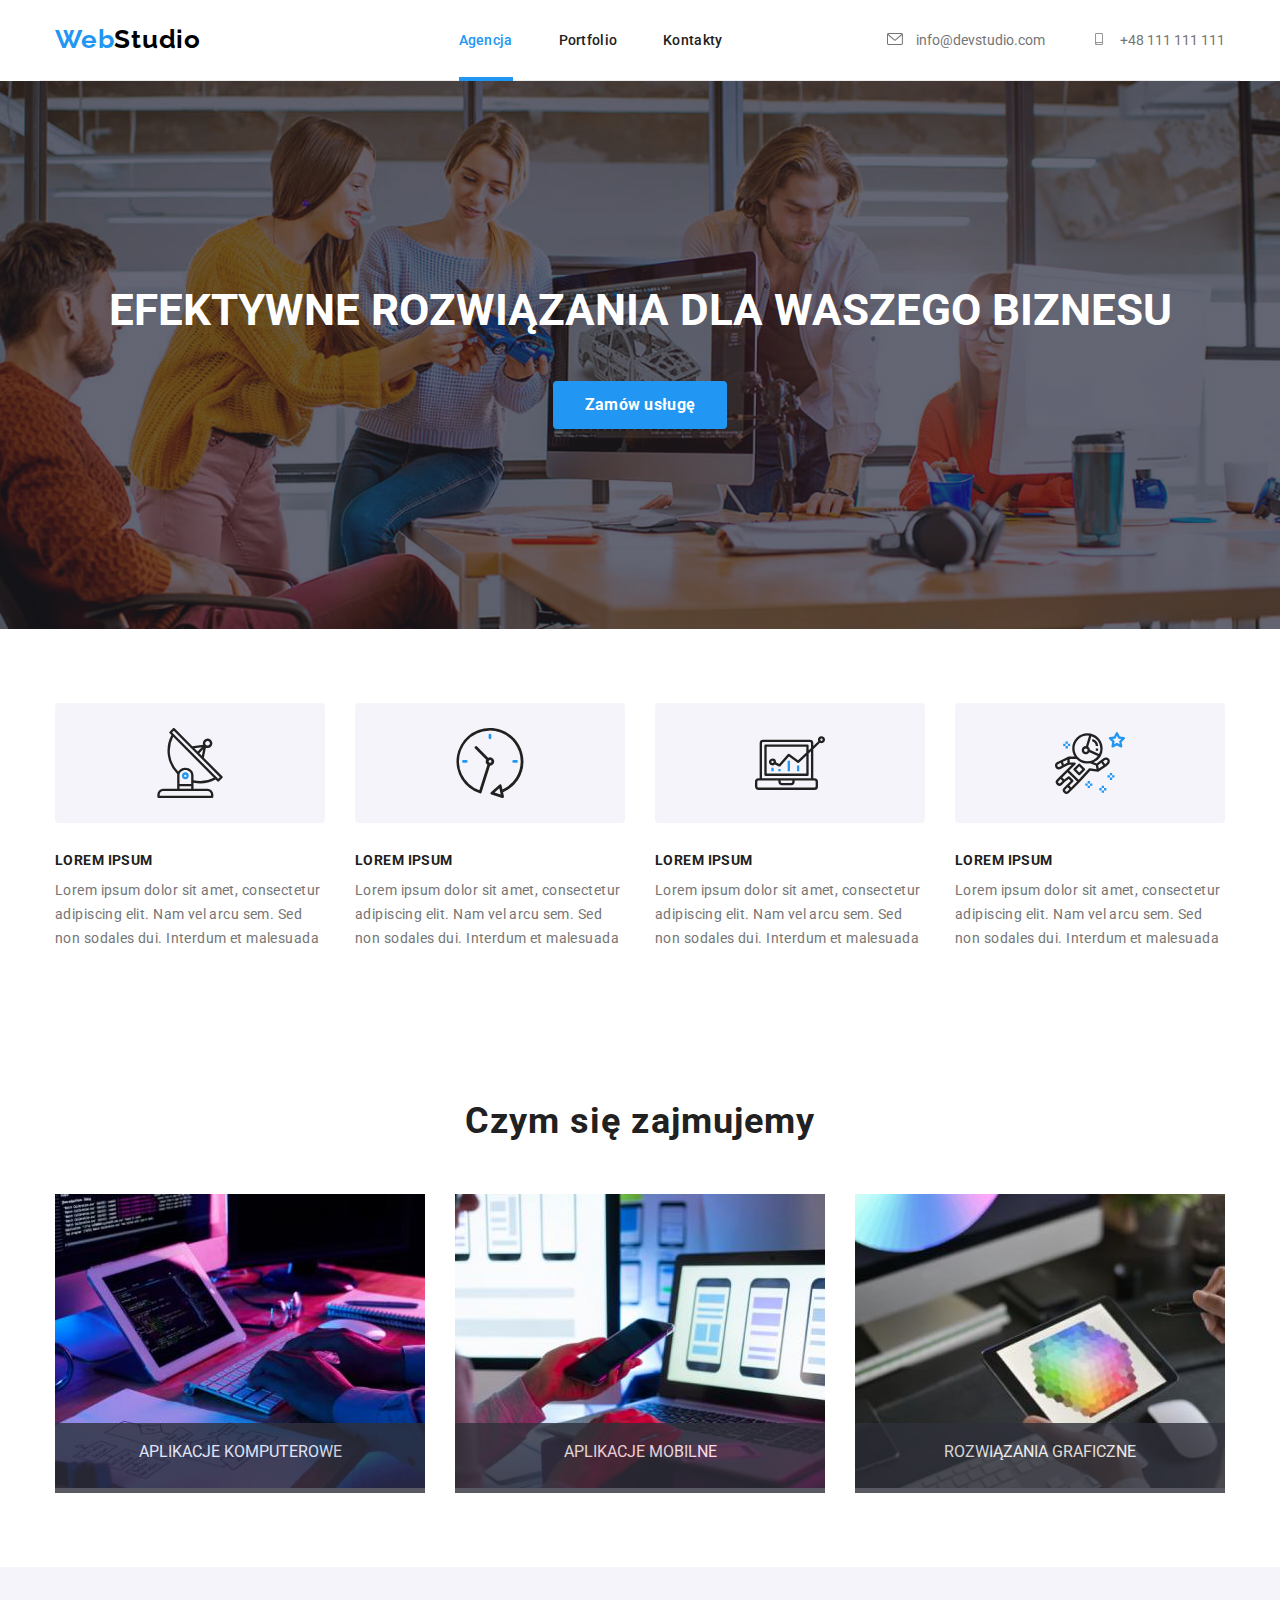
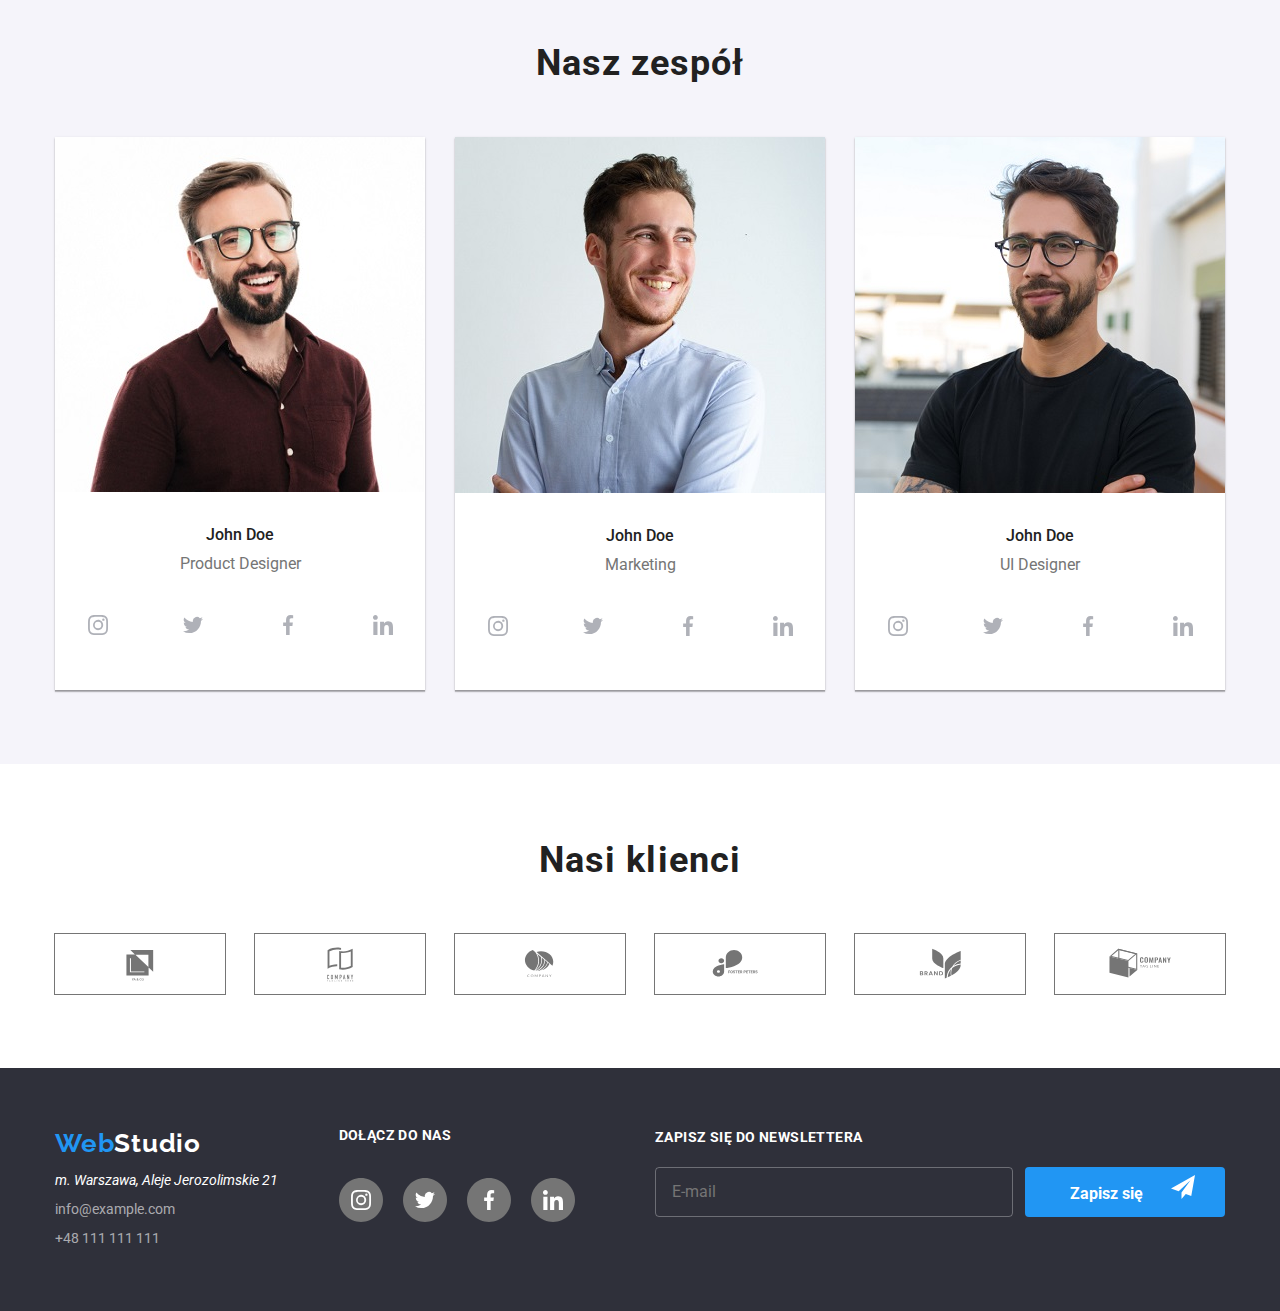
<file: index.html>
<!DOCTYPE html>
<html lang="pl">
<head>
    <meta charset="UTF-8">
    <meta http-equiv="X-UA-Compatible" content="IE=edge">
    <meta name="viewport" content="width=device-width, initial-scale=1.0">
    <link rel="stylesheet" href="css/modern-normalize.css">
    
	<link rel="stylesheet" href="css/main.min.css">

    <link rel="preconnect" href="https://fonts.googleapis.com">
    <link rel="preconnect" href="https://fonts.gstatic.com" crossorigin>
    <link href="https://fonts.googleapis.com/css2?family=Raleway:wght@700&amp;family=Roboto:wght@400;500;700;900&amp;display=swap" rel="stylesheet">
	<title>Studio</title>
</head>
<body>
        
        
        <!-- **************************************header ************************** -->

		<header class="header container">


			<div class="header__Logo" > 

				<a href="index.html">
					<span class="logo-part1">Web</span>
					<span class="logo-part2">Studio</span>
				</a>
			</div>
   
			<nav class="header__nav">
				<ul class="header__nav-list">
					
					<li class="header__nav-item">
						<a class="header__nav-link marked" href="#" >Agencja</a>
					</li>
					<li class="header__nav-item">
						<a class="header__nav-link" href="portfolio.html" >Portfolio</a></li>
					<li header__nav-item>
						<a class="header__nav-link" href="#" >Kontakty</a>
					</li>
				</ul>
			 
		    </nav>
		 
				 
		 <!-- ************************************** -->
		 
			
				 
			<ul class="header__contact">
						
				<li>
					<a class="header__contact-link" href="mailto:info@devstudio.com" >
						<svg class="header__contact-icon">
							<use xlink:href="images/icons.svg#icon-envelope"></use>
						</svg>
						info@devstudio.com
					</a>
				</li>
				
				<li>
					<a class="header__contact-link" href="tel:+48111111111">
						<svg class="header__contact-icon">
							<use xlink:href="images/icons.svg#icon-smartphone"></use>
						</svg>
						+48 111 111 111
					</a>
				</li>
			</ul>
			

			
			
		</header>
				
						




			

     
	
	<!-- **************************************  głowna    ************************** -->	
		 	<main>
			
				<div class="banner">

				

					<h1 class="banner__title">Efektywne rozwiązania dla waszego biznesu</h1>
					
					<div > 
					
						<button  class="button banner__button" type="button" data-modal-open>Zamów usługę</button>
						
					</div>

					
				
			</div> 
				
				
					<section class="section">

						<div class="container lorem__wrapper">
							<div class="lorem">

								<svg class="lorem__icon">
									<use xlink:href="images/icons.svg#icon-Group-1"></use>
								</svg>
								<h3 class="lorem__title">LOREM IPSUM</h3>
								<p class="lorem__paragraph">Lorem ipsum dolor sit amet, consectetur adipiscing elit. Nam vel arcu sem. Sed non sodales dui. Interdum et malesuada</p>
							</div>

							<div class="lorem">

								<svg class="lorem__icon">
									<use xlink:href="images/icons.svg#icon-Group-2"></use>
								</svg>
								<h3 class="lorem__title">LOREM IPSUM</h3>
								<p class="lorem__paragraph">Lorem ipsum dolor sit amet, consectetur adipiscing elit. Nam vel arcu sem. Sed non sodales dui. Interdum et malesuada</p>
							</div>

							<div class="lorem">

								<svg class="lorem__icon">
									<use xlink:href="images/icons.svg#icon-Group-3"></use>
								</svg>
								<h3 class="lorem__title">LOREM IPSUM</h3>
								<p class="lorem__paragraph">Lorem ipsum dolor sit amet, consectetur adipiscing elit. Nam vel arcu sem. Sed non sodales dui. Interdum et malesuada</p>
							</div>

							<div class="lorem">

								<svg class="lorem__icon">
									<use xlink:href="images/icons.svg#icon-Group-4"></use>
								</svg>
								<h3 class="lorem__title">LOREM IPSUM</h3>
								<p class="lorem__paragraph">Lorem ipsum dolor sit amet, consectetur adipiscing elit. Nam vel arcu sem. Sed non sodales dui. Interdum et malesuada</p>
							</div>
						
						</div>	
					</section>
						
						
					
					
								
						<section class="section container">
						
							
									<h2 class="title">Czym się zajmujemy</h2>
									<div class="card-wrapper">
								
					
										<div class="target-card">
												<img class="target-card__image" src="images/praca.jpg" width="370" height="294" alt="Praca przy biurku">
												<div class="target-card__text-block">
													<p class="target-card__paragraph">APLIKACJE KOMPUTEROWE</p>
												</div>
										</div>

										<div class="target-card">
											<img class="target-card__image" src="images/imgg.jpg" width="370" height="294" alt="Praca z telefonem">
											<div class="target-card__text-block">
												<p class="target-card__paragraph">APLIKACJE MOBILNE</p>
											</div>
										</div>
										
										<div class="target-card">
											<img src="images/tablet.jpg" width="370" height="294" alt="Praca z tabletem">
											<div class="target-card__text-block">
												<p class="target-card__paragraph">ROZWIĄZANIA GRAFICZNE</p>
											</div>
										</div>
											
										
									</div>
							
						</section>
					
						

					
						
						<section class="section team" >
						
							<h2 class="title">Nasz zespół</h2>

								<div class="container team-cards-wrapper">
											
									<div class="team-frame">
										<img class="team-frame__image" src="images/bordo.jpg"  alt="Pan w bordowej koszuli">
										<h3 class="team-frame__name">John Doe</h3>
										<p class="team-frame__work">Product Designer</p>
										<div class ="team-frame__icons-group">
											<svg class="team-cards__icon">
												<use xlink:href="images/icons.svg#icon-Ellipse1"></use>
											</svg>
											<svg class="team-cards__icon">
												<use xlink:href="images/icons.svg#icon-Ellipse2"></use>
											</svg>
											<svg class="team-cards__icon">
												<use xlink:href="images/icons.svg#icon-Ellipse3"></use>
											</svg>
											<svg class="team-cards__icon">
												<use xlink:href="images/icons.svg#icon-Ellipse4"></use>
											</svg>
										</div>
									
									</div>

									<div class="team-frame">
										<img class="team-frame__image" src="images/biala.jpg"  alt="Pan w bialej koszuli">
										<h3 class="team-frame__name">John Doe</h3>
										<p class="team-frame__work">Marketing</p>
										<div class ="team-frame__icons-group">
											<svg class="team-cards__icon">
												<use xlink:href="images/icons.svg#icon-Ellipse1"></use>
											</svg>
											<svg class="team-cards__icon">
												<use xlink:href="images/icons.svg#icon-Ellipse2"></use>
											</svg>
											<svg class="team-cards__icon">
												<use xlink:href="images/icons.svg#icon-Ellipse3"></use>
											</svg>
											<svg class="team-cards__icon">
												<use xlink:href="images/icons.svg#icon-Ellipse4"></use>
											</svg>
										</div>
									
									</div>


									<div class="team-frame">
										<img class="team-frame__image" src="images/img.jpg" alt="Pan w czarnej koszulce">
										<h3 class="team-frame__name">John Doe</h3>
										<p class="team-frame__work">UI Designer</p>
										<div class ="team-frame__icons-group">
											<svg class="team-cards__icon">
												<use xlink:href="images/icons.svg#icon-Ellipse1"></use>
											</svg>
											<svg class="team-cards__icon">
												<use xlink:href="images/icons.svg#icon-Ellipse2"></use>
											</svg>
											<svg class="team-cards__icon">
												<use xlink:href="images/icons.svg#icon-Ellipse3"></use>
											</svg>
											<svg class="team-cards__icon">
												<use xlink:href="images/icons.svg#icon-Ellipse4"></use>
											</svg>
										</div>
									
									</div>
									
									
													
							
								</div>	
										
								
								
								
								
							
						</section>

						<section section class="section container">


							
									<h2 class="title">Nasi klienci</h2>

									<div class="clients">
										<svg class="clients__icon">
											<use xlink:href="images/icons.svg#icon-Client-1"></use>
										</svg>

										<svg class="clients__icon">
											<use xlink:href="images/icons.svg#icon-Client-2"></use>
										</svg>
										<svg class="clients__icon">
											<use xlink:href="images/icons.svg#icon-Client-3"></use>
										</svg>
										<svg class="clients__icon">
											<use xlink:href="images/icons.svg#icon-Client-4"></use>
										</svg>
										<svg class="clients__icon">
											<use xlink:href="images/icons.svg#icon-Client-5"></use>
										</svg>
										<svg class="clients__icon">
											<use xlink:href="images/icons.svg#icon-Client-6"></use>
										</svg>
										

									</div>
									
						</section>
				
			
			</main>			
		

		<footer>
			<div class="container footer-wrapper">	
				
				
					<div class="company-details">
						 
						<a  href="./index.html">
							<span class="logo-part1">Web</span>
							<span class="logo-part2 logo-part2--footer">Studio</span>
						</a>
				
						<address class="company-details__address">
							m. Warszawa, Aleje Jerozolimskie 21
							
				
						</address>
						<a class="company-details__address company-details__contact" href="mailto:jim@rock.com">info@example.com</a>
						<a class="company-details__address company-details__contact" href="tel:+13115552368">+48 111 111 111</a>
						
					</div>

					<div class="footer-icons">

						<h3 class="footer__title">DOŁĄCZ DO NAS</h3>

						<div class ="footer-icons__wrap">
							
							<svg class="footer-icons__item">
								<use xlink:href="images/icons.svg#icon-Ellipse1"></use>
							</svg>
							
							
							<svg class="footer-icons__item">
								<use xlink:href="images/icons.svg#icon-Ellipse2"></use>
							</svg>
							
							
								<svg class="footer-icons__item">
									<use xlink:href="images/icons.svg#icon-Ellipse3"></use>
								</svg>
							
							
								<svg class="footer-icons__item">
									<use xlink:href="images/icons.svg#icon-Ellipse4"></use>
								</svg>
						
						</div>
					</div>

					<form class="footer-form">
						<label class="footer-form__label" for="email">ZAPISZ SIĘ DO NEWSLETTERA</label>
						
						<div class="footer-form__wrapper">
					  
						  	<input type="email" name="email" id="email" placeholder="E-mail">
					  
								<button type="submit" class="footer-form__button button">Zapisz się
									<svg class="footer-form-icon" width="24" height="24">
										<use href="./images/icons.svg#form-icon"></use>
									</svg>	
								</button>
		   
						</div>
						
					</form>

				
			</div>			
		</footer>

		

		
		<div class="backdrop is-hidden" data-modal>

			<div class="modal">
				
				<form class="backdrop-data">


					<button class="close-button" data-modal-close><span>x</span></button>

					<h2 class="form__title">Zostaw swoje dane w formularzu poniżej</h2>

					<fieldset class="form__input-wrapper">
							<label class="form__label" for="name">Imię</label>
							<svg width="12px" height="12px" class="form-icon">
								<use xlink:href="images/icons.svg#person"></use>
							</svg>
							<input 
								type="text"
								class="form__input"
								id="name">
						
					</fieldset>

					<fieldset class="form__input-wrapper">
						<label class="form__label" for="phone">Telefon</label>
						<svg width="13px" height="13px" class="form-icon">
							<use xlink:href="images/icons.svg#phone"></use>
						</svg>
						<input
						 	type="tel"
							class="form__input"
							id="phone">
							
						</fieldset>

						<fieldset class="form__input-wrapper">
							<label class="form__label" for="mail">Mail</label>
							<svg width="15px" height="12px" class="form-icon">
								<use xlink:href="images/icons.svg#email-black"></use>
							</svg>
							<input
								type="mail"
								class="form__input"
								id="mail">
								
						</fieldset>

						<fieldset class="form__input-wrapper">
							<label class="form__label" for="textarea">Komentarz</label>
							<textarea  class="form__text-area" placeholder="Wprowadź tekst"></textarea>
								
								
							</textarea>
						</fieldset>







						<label class="backdrop-data-checkbox">
							<input class="backdrop-data-checkbox__cross" type="checkbox" name="legal" value="legal" />
							Oświadczam, że akceptuję <a class="backdrop-data-checkbox__link" href="#">Regulamin</a> i <a class="backdrop-data-checkbox__link" href="#">Politykę Prywatności</a>
							<span class="backdrop-data-checkbox__checkmark">
							  <svg class="backdrop-data-checkbox__icon">
								  <use href="./images/icons.svg#icon-check"></use>
								</svg>
							</span>
						  </label>
						<button class="backdrop-data-checkbox__button" button type="submit"><span>Wyślij</span></button>
						
				</form>

				

			</div>
			

				
			
		
		</div>	
	
		<script src="./js/modal.js"></script>
</body>
</html>
</file>
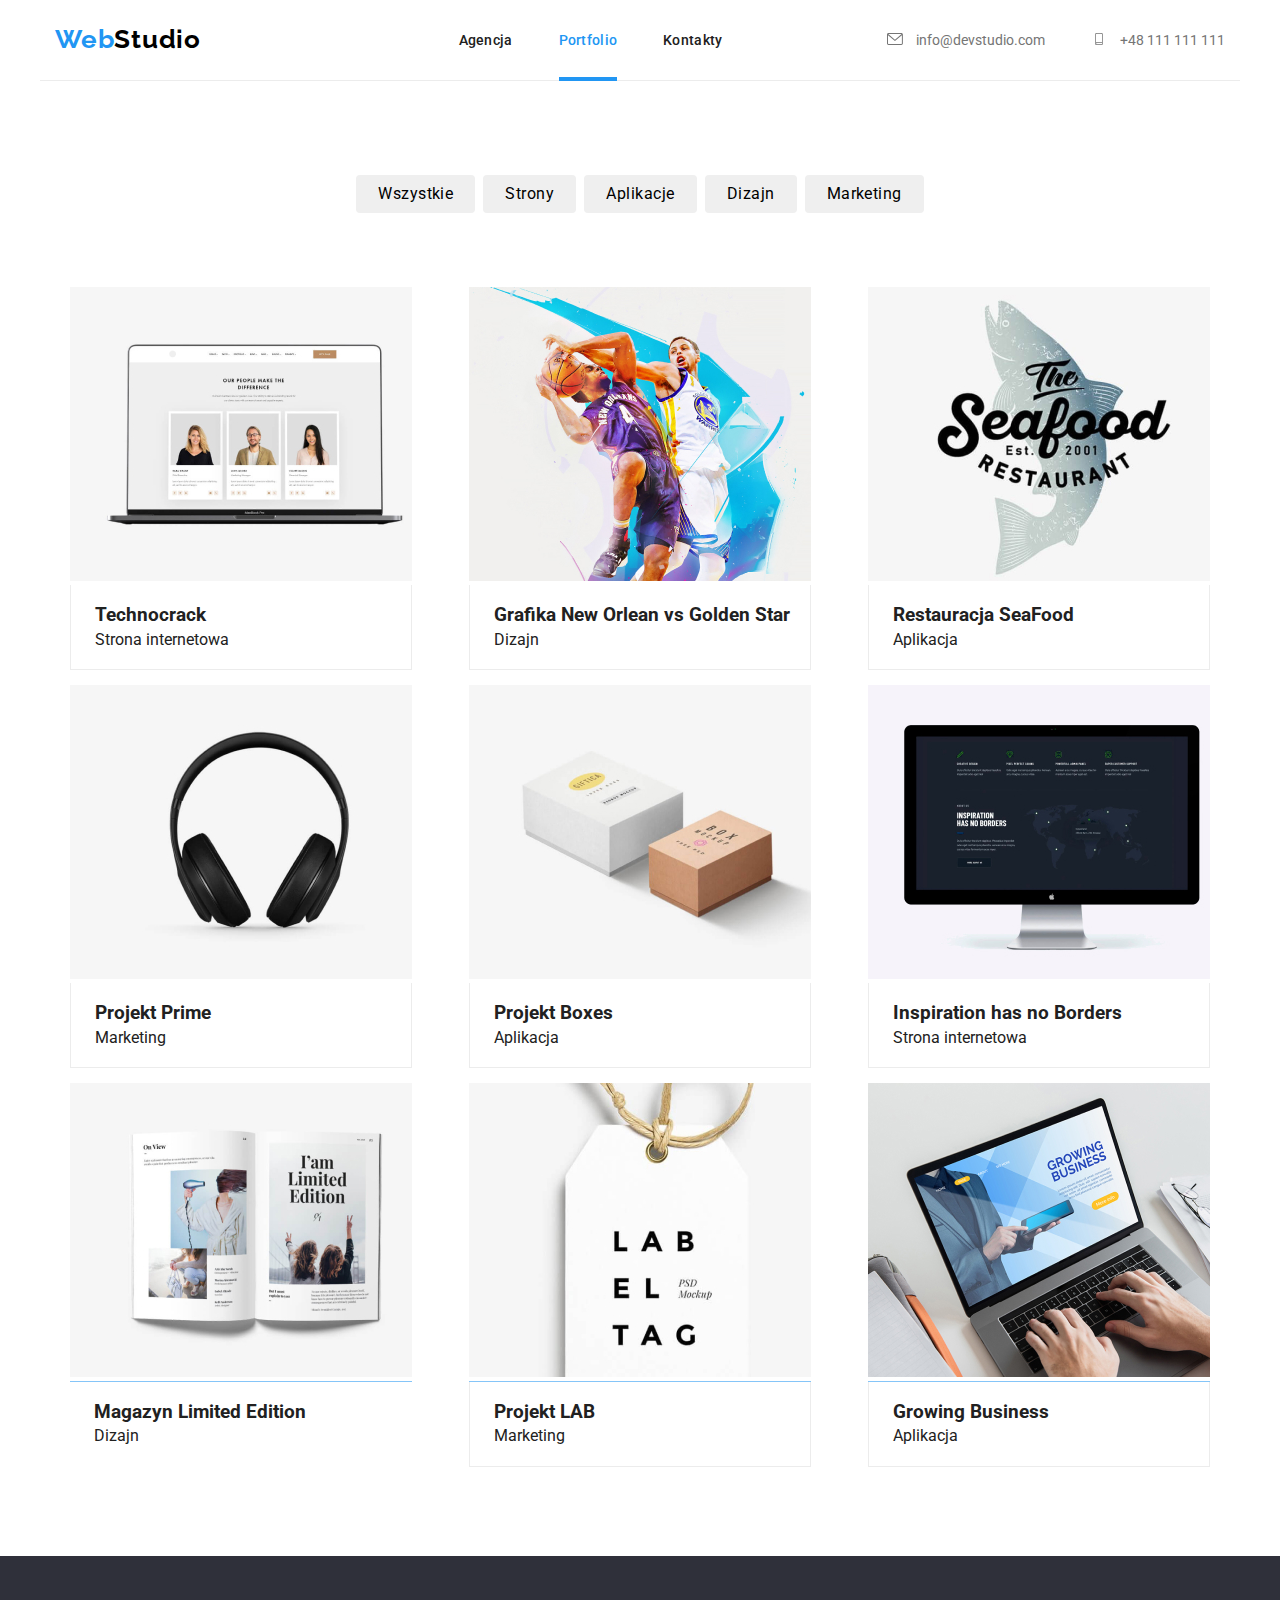
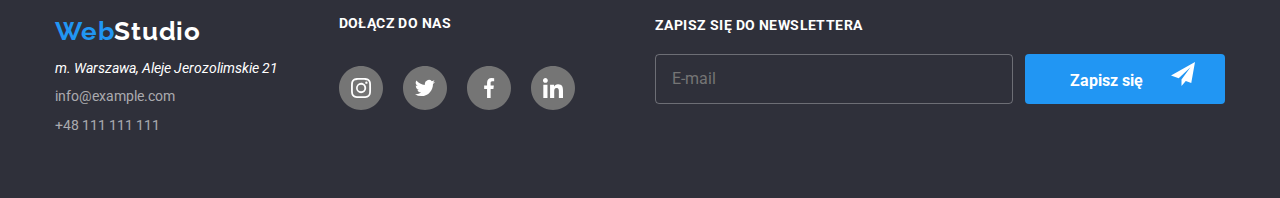
<file: portfolio.html>
<!DOCTYPE html>
<html lang="pl">
<head>
    <meta charset="UTF-8">
    <meta http-equiv="X-UA-Compatible" content="IE=edge">
    <meta name="viewport" content="width=device-width, initial-scale=1.0">
    <link rel="stylesheet" href="css/modern-normalize.css">
    
	<link rel="stylesheet" href="css/main.min.css">
    <link rel="preconnect" href="https://fonts.googleapis.com">
    <link rel="preconnect" href="https://fonts.gstatic.com" crossorigin>
    <link href="https://fonts.googleapis.com/css2?family=Raleway:wght@700&amp;family=Roboto:wght@400;500;700;900&amp;display=swap" rel="stylesheet">
	<title>Studio</title>
</head>
<body>
        
        
        <!-- **************************************header ************************** -->

		<header class="header container header-wrapper">


			<div class="header__Logo" > 

				<a href="index.html" class="logo">
					<span class="logo-part1">Web</span>
					<span class="logo-part2">Studio</span>
				</a>
			</div>
   
			<nav class="header__nav">
				<ul class="header__nav-list">
					
					<li class="header__nav-item">
						<a class="header__nav-link" href="index.html">Agencja</a>
					</li>
					<li class="header__nav-item">
						<a class="header__nav-link marked" href="#" >Portfolio</a></li>
					<li header__nav-item>
						<a class="header__nav-link" href="#" >Kontakty</a>
					</li>
				</ul>
			 
		    </nav>
		 
				 
		 <!-- ************************************** -->
		 
			
				 
			<ul class="header__contact">
						
				<li>
					<a class="header__contact-link" href="mailto:info@devstudio.com" >
						<svg class="header__contact-icon">
							<use xlink:href="images/icons.svg#icon-envelope"></use>
						</svg>
						info@devstudio.com
					</a>
				</li>
				
				<li>
					<a class="header__contact-link" href="tel:+48111111111">
						<svg class="header__contact-icon">
							<use xlink:href="images/icons.svg#icon-smartphone"></use>
						</svg>
						+48 111 111 111
					</a>
				</li>
			</ul>
			

			
			
		</header>
				<!-- **************************************header ************************** -->
				
				<div class="container">
					
					
					
						<div >
								<ul class="portfolio-buttons">  
									<li class="portfolio-buttons__item"><button type="button" >Wszystkie</button></li>
									<li class="portfolio-buttons__item"><button type="button" >Strony</button></li>
									<li class="portfolio-buttons__item"><button type="button" >Aplikacje</button></li>
									<li class="portfolio-buttons__item"><button type="button" >Dizajn</button></li>
									<li class="portfolio-buttons__item"><button type="button" >Marketing</button></li>
								</ul>
						</div>
				
					
				
					<!------------------- zdjecia --------------------------->
					
					<main>
						<section class="container section">

							
								<ul class="portfolio-frames">
										
									<li class="portfolio-card">
										
										<div class="portfolio-card__image-wrapper">
											<img src="images/technocrack.jpg"
											width="370"
											height="294"
											alt="Laptop">
											<div class ="portfolio-card__overlay">
												<p>Technocrack jest popularną platformą wykorzystywaną do rozpowszechniania koronawirusa. Firmy wykorzystują tę platformę do celów szpiegowskich i ataków na niezabezpieczone serwery konkurencji</p>
											</div>
										</div>	
										<div class="portfolio-card__text"	>
											<h3 class="portfolio-card__project-name">Technocrack</h3>
											<p class="portfolio-card__project-sortof">Strona internetowa</p>
										</div>
									</li>
									
								
								
									<li class="portfolio-card">
										<div class="portfolio-card__image-wrapper">
											<img src="images/grafika.jpg"
											width="370"
											height="294"
											alt="Koszykarze">
											<div class ="portfolio-card__overlay">
												<p>Technocrack jest popularną platformą wykorzystywaną do rozpowszechniania koronawirusa. Firmy wykorzystują tę platformę do celów szpiegowskich i ataków na niezabezpieczone serwery konkurencji</p>
											</div>
										</div>
										<div class="portfolio-card__text"	>
											<h3 class="portfolio-card__project-name">Grafika New Orlean vs Golden Star</h3>
											<p class="portfolio-card__project-sortof">Dizajn</p>
										</div>
									</li>
								
									
									<li class="portfolio-card">
										<div class="portfolio-card__image-wrapper">
											<img src="images/seafood.jpg"
											width="370"
											height="294"
											alt="Restauracja">
											<div class ="portfolio-card__overlay">
												<p>Technocrack jest popularną platformą wykorzystywaną do rozpowszechniania koronawirusa. Firmy wykorzystują tę platformę do celów szpiegowskich i ataków na niezabezpieczone serwery konkurencji</p>
											</div>
										</div>
										<div class="portfolio-card__text"	>
											<h3 class="portfolio-card__project-name">Restauracja SeaFood</h3>
											<p class="portfolio-card__project-sortof">Aplikacja</p>
										</div>
									</li>
								
									
									<li class="portfolio-card">
										<div class="portfolio-card__image-wrapper">
											<img src="images/headphones.jpg"
											width="370"
											height="294"
											alt="Słuchawki">
											<div class ="portfolio-card__overlay">
												<p>Technocrack jest popularną platformą wykorzystywaną do rozpowszechniania koronawirusa. Firmy wykorzystują tę platformę do celów szpiegowskich i ataków na niezabezpieczone serwery konkurencji</p>
											</div>
										</div>	
										<div class="portfolio-card__text"	>
											<h3 class="portfolio-card__project-name">Projekt Prime</h3>
											<p class="portfolio-card__project-sortof">Marketing</p>
										</div>
									</li>
								
									
									<li class="portfolio-card">
										<div class="portfolio-card__image-wrapper">
											<img src="images/boxes.jpg"
											width="370"
											height="294"
											alt="Paczki">
											<div class ="portfolio-card__overlay">
												<p>Technocrack jest popularną platformą wykorzystywaną do rozpowszechniania koronawirusa. Firmy wykorzystują tę platformę do celów szpiegowskich i ataków na niezabezpieczone serwery konkurencji</p>
											</div>
										</div>
										<div class="portfolio-card__text"	>
											<h3 class="portfolio-card__project-name">Projekt Boxes</h3>
											<p class="portfolio-card__project-sortof">Aplikacja</p>
										</div>
									</li>
									
								
									
									<li class="portfolio-card">
										<div class="portfolio-card__image-wrapper">
											<img src="images/inspiration.jpg"
											width="370"
											height="294"
											alt="Monitor">
											<div class ="portfolio-card__overlay">
												<p>Technocrack jest popularną platformą wykorzystywaną do rozpowszechniania koronawirusa. Firmy wykorzystują tę platformę do celów szpiegowskich i ataków na niezabezpieczone serwery konkurencji</p>
											</div>
										</div>
										<div class="portfolio-card__text"	>
											<h3 class="portfolio-card__project-name">Inspiration has no Borders</h3>
											<p class="portfolio-card__project-sortof">Strona internetowa</p>
										</div>
									</li>
								
									
									<li class="portfolio-card">
										
										<div class="portfolio-card__image-wrapper">
											<img src="images/magazyn.jpg"
											width="370"
											height="294"
											alt="Książka">
											<div class ="portfolio-card__overlay">
												<p>Technocrack jest popularną platformą wykorzystywaną do rozpowszechniania koronawirusa. Firmy wykorzystują tę platformę do celów szpiegowskich i ataków na niezabezpieczone serwery konkurencji</p>
											</div>
										</div>	
										<div class="portfolio-card__textrame"	>
											<h3 class="portfolio-card__project-name">Magazyn Limited Edition</h3>
											<p class="portfolio-card__project-sortof">Dizajn</p>
										</div>
									</li>
								
									
									<li class="portfolio-card">
										<div class="portfolio-card__image-wrapper">
											<img src="images/lab.jpg"
											width="370"
											height="294"
											alt="Metka">
											<div class ="portfolio-card__overlay">
												<p>Technocrack jest popularną platformą wykorzystywaną do rozpowszechniania koronawirusa. Firmy wykorzystują tę platformę do celów szpiegowskich i ataków na niezabezpieczone serwery konkurencji</p>
											</div>
										</div>
										<div class="portfolio-card__text"	>
											<h3 class="portfolio-card__project-name">Projekt LAB</h3>
											<p class="portfolio-card__project-sortof">Marketing</p>
										</div>
									</li>
							
										
									<li class="portfolio-card">
										<div class="portfolio-card__image-wrapper">
											<img src="images/biznes.jpg"
											width="370"
											height="294"
											alt="Praca w biznesie">
											<div class ="portfolio-card__overlay">
												<p>Technocrack jest popularną platformą wykorzystywaną do rozpowszechniania koronawirusa. Firmy wykorzystują tę platformę do celów szpiegowskich i ataków na niezabezpieczone serwery konkurencji</p>
											</div>
										</div>	
										<div class="portfolio-card__text"	>
											<h3 class="portfolio-card__project-name">Growing Business</h3>
											<p class="portfolio-card__project-sortof">Aplikacja</p>
										</div>
									</li>
								</ul>
								
							
						</section>

				</main>	

				</div>
					
					
				<footer>
					<div class="container footer-wrapper">	
						
						
							<div class="company-details">
								 
								<a  href="./index.html">
									<span class="logo-part1">Web</span>
									<span class="logo-part2 logo-part2--footer">Studio</span>
								</a>
						
								<address class="company-details__address">
									m. Warszawa, Aleje Jerozolimskie 21
									
						
								</address>
								<a class="company-details__address company-details__contact" href="mailto:jim@rock.com">info@example.com</a>
								<a class="company-details__address company-details__contact" href="tel:+13115552368">+48 111 111 111</a>
								
							</div>
		
							<div class="footer-icons">
		
								<h3 class="footer__title">DOŁĄCZ DO NAS</h3>
		
								<div class ="footer-icons__wrap">
									
									<svg class="footer-icons__item">
										<use xlink:href="images/icons.svg#icon-Ellipse1"></use>
									</svg>
									
									
									<svg class="footer-icons__item">
										<use xlink:href="images/icons.svg#icon-Ellipse2"></use>
									</svg>
									
									
										<svg class="footer-icons__item">
											<use xlink:href="images/icons.svg#icon-Ellipse3"></use>
										</svg>
									
									
										<svg class="footer-icons__item">
											<use xlink:href="images/icons.svg#icon-Ellipse4"></use>
										</svg>
								
								</div>
							</div>
		
							<form class="footer-form">
								<label class="footer-form__label" for="email">ZAPISZ SIĘ DO NEWSLETTERA</label>
								
								<div class="footer-form__wrapper">
							  
									  <input type="email" name="email" id="email" placeholder="E-mail">
							  
										<button type="submit" class="footer-form__button button">Zapisz się
											<svg class="footer-form-icon" width="24" height="24">
												<use href="./images/icons.svg#form-icon"></use>
											</svg>	
										</button>
				   
								</div>
								
							</form>
		
						
					</div>			
				</footer>
				
				</div>
		</body>
</html>
</file>
<file: css/main.min.css>
:root{--dark-color: #000000;--black-color: #212121;--main-color: #2196f3;--grey-color: #757575;--adress-color: rgba(255, 255, 255, 0.6);--button_text-color: #ffffff}body{font-family:"Roboto",sans-serif;color:var(--black-color);font-weight:400}*{margin:0;padding:0}.container{margin:0 auto;width:100%;max-width:1200px;padding:0 15px}.section{padding-block:74px}.button{border:none;margin:auto;text-align:center;cursor:pointer;transition:background 250ms;transition-timing-function:cubic-bezier(0.4, 0, 0.2, 1);border-radius:4px}.title{margin-bottom:50px;font-size:36px;font-weight:700;line-height:1.27;letter-spacing:.03em;text-align:center;color:var(--black-color)}.logo-part1{font-family:"Raleway";font-size:26px;font-weight:700;line-height:1.19;letter-spacing:.03em;text-align:left;color:var(--main-color);text-decoration:none;float:left}.logo-part2{font-family:"Raleway";font-size:26px;font-weight:700;line-height:1.19;letter-spacing:.03em;text-align:left;color:var(--dark-color);text-decoration:none;float:left}.header{display:flex;justify-content:space-between;align-items:center;border-bottom:1px solid #ececec}.header__Logo{margin-right:93px;margin-top:24px;margin-bottom:25px}.header__nav-list{display:flex;list-style-type:none;flex-grow:1;justify-content:space-between;gap:46px}.header__nav-item{align-items:center}.header__nav-link{font-size:14px;font-weight:500;line-height:1.14;letter-spacing:.02em;text-align:left;color:var(--black-color);text-decoration:none}.header__nav-link:hover{color:var(--main-color);transition:250ms;transition-timing-function:cubic-bezier(0.4, 0, 0.2, 1)}.marked{color:var(--main-color);position:relative}.marked::after{content:"";position:absolute;width:100%;height:4px;background-color:var(--main-color);bottom:-33px;left:0px}.header__contact{display:flex;justify-content:space-between;list-style-type:none;gap:46px;font-size:14px}.header__contact-link{text-decoration:none;color:var(--grey-color);fill:var(--grey-color)}.header__contact-link:hover{color:var(--main-color);fill:var(--main-color);transition:250ms;transition-timing-function:cubic-bezier(0.4, 0, 0.2, 1)}.header__contact-icon{width:16px;height:12px;margin-right:10px}.banner{background:linear-gradient(rgba(47, 48, 58, 0.4), rgba(47, 48, 58, 0.4)),url("/images/tło_efektywne-rozwiązania.png");background-size:cover;background-position:top;padding-block:200px;display:flex;flex-direction:column;text-align:center}.banner__title{color:var(--button_text-color);font-size:44px;text-transform:uppercase;font-weight:900px;line-height:1.36;margin-inline:52px}.banner__button{margin-top:40px;font-family:"Roboto";font-size:16px;font-weight:700;line-height:1.14;letter-spacing:.02em;background-color:var(--main-color);padding:15px 32px;color:var(--button_text-color)}.banner__button:hover{background-color:#db7093}.lorem__wrapper{display:flex;gap:30px}.lorem{display:flex;flex-direction:column}.lorem__title{font-size:14px;line-height:1.14;letter-spacing:.03em;color:var(--black-color);font-size:700}.lorem__paragraph{font-size:14px;line-height:1.71;letter-spacing:.03em;color:var(--grey-color);text-decoration:none;margin-top:10px}.lorem__icon{width:270px;height:120px;margin-bottom:30px}.card-wrapper{display:flex;flex-direction:row;justify-content:space-between;align-items:center}.target-card{list-style-type:none;position:relative}.target-card__text-block{position:absolute;bottom:0px;height:70px;width:100%;background-color:#2f303a;color:#fff;padding-left:20px;padding-right:20px;text-align:center;opacity:80%}.target-card__paragraph{padding-block:20px}.team{background-color:#f5f4fa}.team-cards-wrapper{display:flex;flex-direction:row;justify-content:space-between;gap:30px}.team-frame{background-color:#fff;box-shadow:0px 1px 3px rgba(0,0,0,.12),0px 1px 1px rgba(0,0,0,.14),0px 2px 1px rgba(0,0,0,.2)}.team-frame__image{width:100%}.team-frame__name{text-align:center;font-weight:500;font-size:16px;color:var(--black-color);margin-top:30px;line-height:1.17}.team-frame__work{text-align:center;margin-top:10px;margin-bottom:30px;font-size:16px;color:var(--grey-color);line-height:1.17}.team-frame__icons-group{display:flex;gap:10px;justify-content:space-around;margin-bottom:42px;text-align:center;cursor:pointer}.team-cards__icon{width:44px;height:44px;--color1: #fff;--color2: #afb1b8;transition:color 2s;transition-timing-function:cubic-bezier(0.4, 0, 0.2, 1)}.team-cards__icon :hover{width:44px;height:44px;--color1: var(--main-color);--color2: var(--button_text-color)}.clients{display:flex;justify-content:space-between;cursor:pointer}.clients__icon{height:60px;width:170px;--color1: var(--grey-color);outline:1px solid var(--grey-color)}.clients__icon:hover{--color1: var(--main-color);outline:1px solid var(--main-color);transition:250ms;transition-timing-function:cubic-bezier(0.4, 0, 0.2, 1)}footer{background-color:#2f303a;padding:60px 0}.logo-part2--footer{color:var(--button_text-color)}.footer-wrapper{display:flex;flex-direction:row;justify-content:space-between}.company-details{display:flex;flex-direction:column}.company-details__address{display:block;color:var(--button_text-color);font-size:14px;line-height:1.71;margin-top:10px}.company-details__contact{color:var(--adress-color);text-decoration:none;margin-top:5px}.footer__title{font-size:14px;line-height:1.14;letter-spacing:.03em;padding-bottom:10px;color:var(--button_text-color);margin-bottom:24px}.footer-icons__wrap{display:flex}.footer-icons__item{width:44px;height:44px;margin-right:20px;--color1: var(--grey-color);--color2: var(--button_text-color);cursor:pointer}.footer-icons__item:hover{--color1: var(--main-color);--color2: var(--button_text-color);transition:250ms;transition-timing-function:cubic-bezier(0.4, 0, 0.2, 1)}.footer-form__label{font-family:Roboto;font-Weight:700;line-height:16.41px;font-size:14px;letter-spacing:.03em;padding-bottom:10px;color:var(--button_text-color);margin-bottom:24px}.footer-form__wrapper{padding-top:20px;padding-bottom:32px;display:flex;margin-left:0;text-align:left}.footer-form__button{border:1px solid rgba(255,255,255,.3);background-color:var(--main-color);font-family:Roboto;color:var(--button_text-color);font-Weight:700;font-Size:16px;Line-height:30px;display:inline-block;margin-left:12px;width:200px;height:50px;padding-left:42px;padding-top:8px;padding-bottom:8px;border:0px}input#email{width:358px;Height:50px;border:1px solid rgba(255,255,255,.3);background-color:var(--brand-color-background);border-radius:4px;font-family:Roboto;font-Weight:400;font-Size:16px;line-height:20px;padding-left:16px;color:rgba(255,255,255,.6)}.footer-form-icon{fill:var(--button_text-color);margin-left:24px;margin-right:28px;display:flexbox;align-items:center}.form__title{font-family:"Roboto";font-size:20px;font-weight:700;text-align:center;margin-top:40px}.backdrop{position:fixed;width:100%;height:100%;background-color:rgba(0,0,0,.1);left:0;top:0;transition:transform .25s}.is-hidden{transform:translateX(-100%)}.backdrop-data{position:absolute;border-radius:4px;border:none;height:581px;width:528px;top:20%;left:40%;background-color:#fff}.close-button{width:30px;height:30px;right:2px;position:absolute;border-radius:50% 50%;background:none;border-color:gray 1px;padding:2px}.form__input-wrapper{display:flex;position:relative;align-items:center;padding-block:5px;border-radius:5px;margin-inline:40px;margin-block:28px}.form__input-wrapper:hover{border-color:#2196f3;fill:#2196f3}.form__input:hover{border:0}.form__input:focus{border:none;outline:none}.form__input{border:0;background-color:rgba(0,0,0,0);font-size:20px}.form__label{position:absolute;top:-20px}.form__text-area{border:0;height:100px;resize:none;width:100%;outline:none}.form-icon{margin-left:1.5px}.backdrop-data-checkbox__icon{height:14px;width:14px;background-color:var(--white-color);border:none;position:absolute;cursor:pointer;fill:#fff}.backdrop-data-checkbox{font-family:"Roboto";font-style:normal;font-weight:400;font-size:14px;line-height:24px;letter-spacing:.03em;color:#757575;position:relative;margin-left:54px}.backdrop-data-checkbox .backdrop-data-checkbox__cross{position:relative;width:16px;height:15px;color:red}.backdrop-data-checkbox input{position:absolute;cursor:pointer;width:0;height:0;opacity:0}.backdrop-data-checkbox .backdrop-data-checkbox__checkmark{position:absolute;height:16px;width:15px;border:1px solid #000;border-radius:2px;cursor:pointer;left:0}.backdrop-data-checkbox__checkmark::after{display:block;border:0px solid #fff;position:absolute;display:none;top:-4px}.backdrop-data-checkbox input:checked~.backdrop-data-checkbox__checkmark::after{display:block}.backdrop-data-checkbox input:checked~.backdrop-data-checkbox__checkmark{background-color:var(--main-color);transition-property:fill;transition:250ms;transition-timing-function:cubic-bezier(0.4, 0, 0.2, 1);border:0;border-radius:2px}.backdrop-data-checkbox__link{color:var(--main-color)}.backdrop-data-checkbox__button{border:0;background-color:var(--main-color);border-radius:4px;margin-top:30px;font-family:Roboto;color:var(--button_text-color);font-Weight:700;font-Size:16px;Line-height:30px;display:flex;align-items:center;margin-left:auto;margin-right:auto;cursor:pointer;padding-left:76px;padding-right:76px;padding-top:10px;padding-bottom:10px}.portfolio-buttons{display:flex;flex-basis:auto;flex-direction:row;justify-content:center;align-items:center;gap:30px 8px;margin-top:94px}.portfolio-buttons__item{list-style-type:none;flex-basis:auto}.portfolio-buttons__item button{cursor:pointer;border:none;border-radius:4px;font-weight:500px;font-size:16px;line-height:1.61;font-family:"Roboto";letter-spacing:.03em;padding-block:6px;padding-inline:22px}.portfolio-buttons__item button:hover{background-color:var(--main-color);color:var(--button_text-color);box-shadow:0px 1px 1px rgba(0,0,0,.12),0px 4px 4px rgba(0,0,0,.06),1px 4px 6px rgba(0,0,0,.16);transition:250ms;transition-timing-function:cubic-bezier(0.4, 0, 0.2, 1)}.portfolio-frames{display:flex;justify-content:space-between;flex-wrap:wrap;margin-inline:auto;list-style-type:none}.portfolio-card{width:30%;box-sizing:content-box;flex-basis:auto;margin-bottom:15px}.portfolio-card:hover{box-shadow:0px 1px 1px rgba(0,0,0,.12),0px 4px 4px rgba(0,0,0,.06),1px 4px 6px rgba(0,0,0,.16);transition:250ms;transition-timing-function:cubic-bezier(0.4, 0, 0.2, 1)}.portfolio-card__project-name{padding-left:24px;padding-top:20px;display:block}.portfolio-card__project-sortof{margin-left:24px;margin-top:4px;margin-bottom:20px}.portfolio-card__text{display:block;border:1px solid #ececec;border-top-style:none;margin:0;padding:0;border-top:0px}.portfolio-card__image-wrapper{position:relative;overflow:hidden}.portfolio-card__overlay{position:absolute;top:0;left:0;height:100%;width:100%;background-color:rgba(33,150,243,.9);transform:translateY(100%);transition:transform 250ms ease}.portfolio-card__image-wrapper p{padding-top:15%;padding-left:5%;padding-right:5%;font-size:18px;line-height:28px;color:var(--button_text-color)}.portfolio-card__image-wrapper:hover .portfolio-card__overlay{transform:translatex(0)}.portfolio-card:hover .portfolio-card__overlay{transform:translatex(0)}/*# sourceMappingURL=main.min.css.map */
</file>
